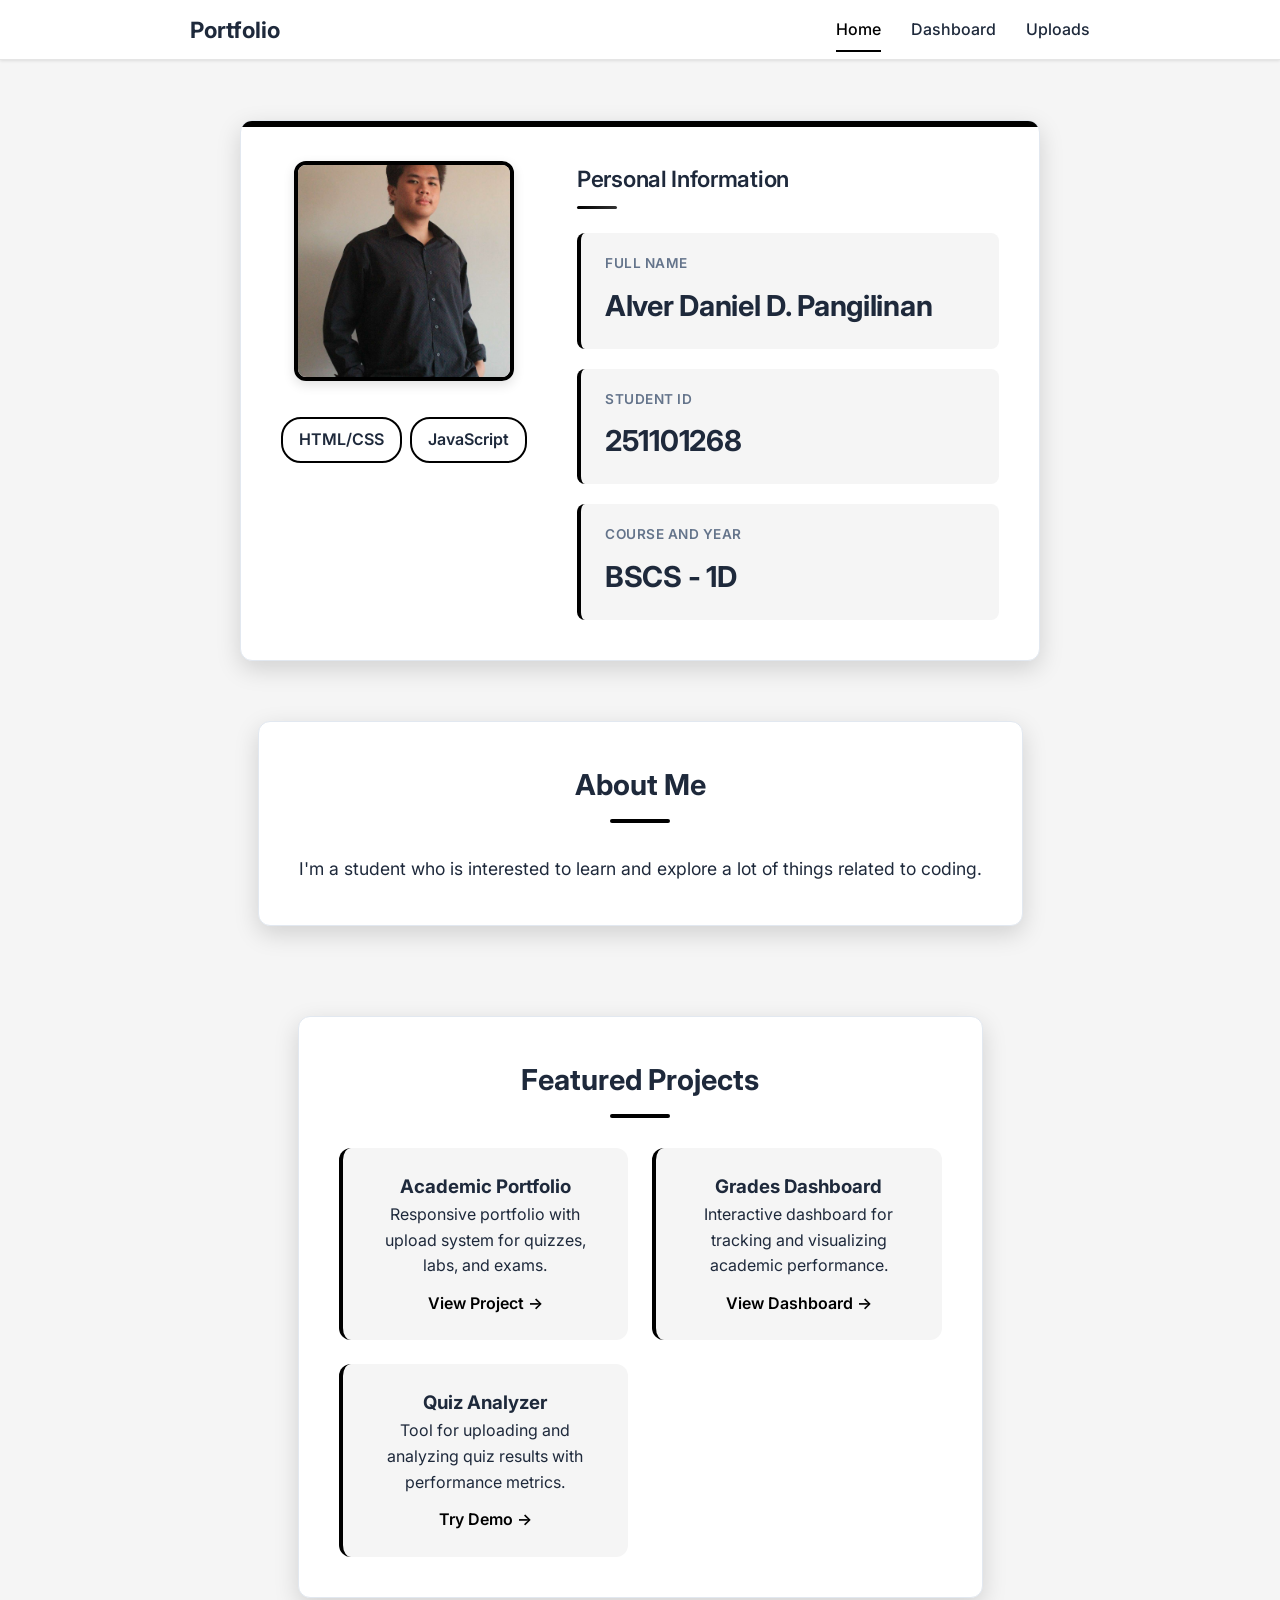
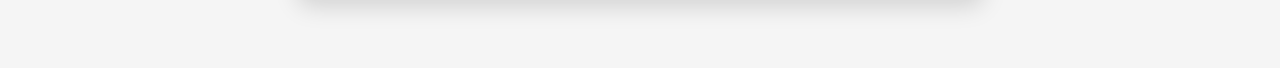
<file: index.html>
<!DOCTYPE html>
<html lang="en">
<head>
    <!-- Meta tags for character encoding and responsive viewport -->
    <meta charset="UTF-8">
    <meta name="viewport" content="width=device-width, initial-scale=1.0">
    <title>Student Profile | Academic Portfolio</title>
    <!-- Links external stylesheet and Google Fonts for Inter font family -->
    <link rel="stylesheet" href="styles.css">
    <link href="https://fonts.googleapis.com/css2?family=Inter:wght@300;400;500;600;700&display=swap" rel="stylesheet">
    <!-- Preconnect for faster Google Fonts loading -->
    <link rel="preconnect" href="https://fonts.googleapis.com">
    <link rel="preconnect" href="https://fonts.gstatic.com" crossorigin>
</head>
<body>
    <noscript>
        <div style="position:fixed;top:0;left:0;right:0;background:#ef4444;color:white;padding:1rem;text-align:center;z-index:9999;font-family:sans-serif;">
            JavaScript required for interactive features. Enable JS or use modern browser.
        </div>
    </noscript>
    <!-- Fixed top navigation bar with logo, menu links, dropdown for uploads, and mobile hamburger menu -->
    <nav class="top-nav">
        <div class="nav-container">
            <!-- Site logo linking back to home -->
            <a href="index.html" class="nav-logo">Portfolio</a>
            <!-- Main navigation menu -->
            <ul class="nav-menu">
                <li><a href="index.html" class="nav-link active">Home</a></li>
                <li><a href="dashboard.html" class="nav-link">Dashboard</a></li>
                <li class="dropdown">
                    <!-- Dropdown trigger for upload pages -->
                    <span class="nav-link dropdown-toggle">Uploads</span>
                    <!-- Hidden dropdown menu shown on hover -->
                    <ul class="dropdown-menu">
                        <li><a href="quiz-upload.html" class="dropdown-item">Quiz Upload</a></li>
                        <li><a href="lab-upload.html" class="dropdown-item">Lab Work Upload</a></li>
                        <li><a href="major-exam-upload.html" class="dropdown-item">Major Exam Upload</a></li>
                    </ul>
                </li>
            </ul>
            <!-- Mobile hamburger menu (3 lines, shows on small screens) -->
            <div class="hamburger">
                <span></span>
                <span></span>
                <span></span>
            </div>
        </div>
    </nav>

    <!-- Main content container with top padding for fixed nav -->
    <div class="container" style="padding-top: 80px;">
        <main class="profile-section">
            <!-- Primary profile card with two-column layout for photo and info -->
            <div class="profile-card">
                <div class="profile-layout">
                    <!-- Left column: Profile photo and skills tags -->
                    <div class="profile-photo-section">
                        <!-- Circular profile picture with fallback text "ID" if image fails to load -->
                        <div class="profile-picture large">
                            <!-- Profile image with onerror handler to show fallback -->
                            <img src="profile.JPG" alt="Profile Photo" onerror="this.parentNode.innerHTML=\'<span class=\\\"profile-fallback\\\">ID</span>\'; this.style.display=\'none\';">
                            <!-- Fallback text shown if image doesn't load -->
                            <span class="profile-fallback" style="display:none;">ID</span>
                        </div>
                        
                        <!-- Horizontal skill tags displayed as bordered pills below photo -->
                        <div class="skills-tags">
                            <div class="skill-item">
                                <div class="skill-name">HTML/CSS</div>
                            </div>
                            <div class="skill-item">
                                <div class="skill-name">JavaScript</div>
                            </div>

                        </div>
                    </div>
                    
                    <!-- Right column: Personal information display -->
                    <div class="profile-info-section">
                        <!-- Section header with underline accent -->
                        <h2>Personal Information</h2>
                        
                        <!-- Three static info cards for name, ID, and course -->
                        <div class="display-info">
                            <div class="display-item">
                                <span class="display-label">Full Name</span>
                                <span class="display-value large-text">Alver Daniel D. Pangilinan</span>
                            </div>
                            <div class="display-item">
                                <span class="display-label">Student ID</span>
                                <span class="display-value large-text">251101268</span>
                            </div>
                            <div class="display-item">
                                <span class="display-label">Course and Year</span>
                                <span class="display-value large-text">BSCS - 1D</span>
                            </div>
                        </div>
                    </div>
                </div>
            </div>
            
            <!-- About Me section with centered paragraph -->
            <div class="about-section">
                <h2 class="section-title">About Me</h2>
                <!-- Descriptive bio text centered with custom inline styles for typography -->
                <p style="text-align: center; font-size: 1.1rem; line-height: 1.8; color: var(--text-dark); max-width: 700px; margin: 0 auto;">
                    I'm a student who is interested to learn and explore a lot of things related to coding.
                </p>
            </div>

            <!-- Featured projects grid -->
            <div class="projects-section">
                <h2 class="section-title">Featured Projects</h2>
                <!-- Responsive grid of 3 project cards linking to other pages -->
                <div class="projects-grid">
                    <div class="project-card">
                        <h3>Academic Portfolio</h3>
                        <p>Responsive portfolio with upload system for quizzes, labs, and exams.</p>
                        <a href="#" class="project-link">View Project →</a>
                    </div>
                    <div class="project-card">
                        <h3>Grades Dashboard</h3>
                        <p>Interactive dashboard for tracking and visualizing academic performance.</p>
                        <a href="dashboard.html" class="project-link">View Dashboard →</a>
                    </div>
                    <div class="project-card">
                        <h3>Quiz Analyzer</h3>
                        <p>Tool for uploading and analyzing quiz results with performance metrics.</p>
                        <a href="quiz-upload.html" class="project-link">Try Demo →</a>
                    </div>
                </div>
            </div>
        </main>
    </div>
    <script>
        // Click-based dropdown for Uploads
        document.addEventListener('DOMContentLoaded', () => {
            const toggle = document.querySelector('.dropdown-toggle');
            const dropdown = document.querySelector('.dropdown');

            toggle.addEventListener('click', (e) => {
                e.stopPropagation();
                dropdown.classList.toggle('open');
            });

            // Close when clicking outside
            document.addEventListener('click', () => {
                dropdown.classList.remove('open');
            });

            // Mobile nav
            const ham = document.querySelector('.hamburger');
            const nav = document.querySelector('.nav-menu');
            if (ham && nav) {
                ham.onclick = () => {
                    nav.classList.toggle('mobile-open');
                    ham.classList.toggle('active');
                };
            }
            window.onresize = () => {
                if (window.innerWidth > 768 && nav) nav.classList.remove('mobile-open');
            };
        });
    </script>
</body>
</html>
</file>
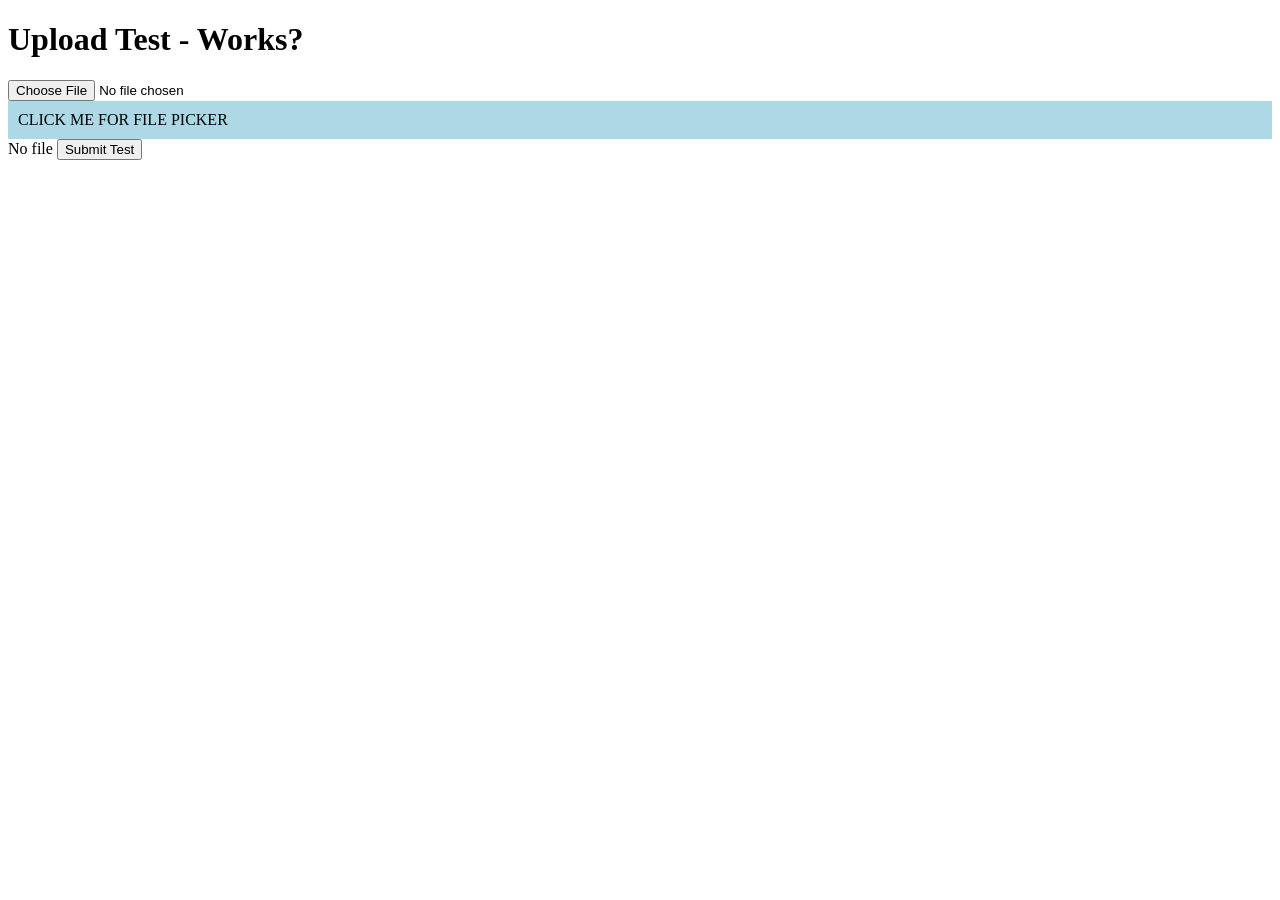
<file: simple-upload-test.html>
<!DOCTYPE html>
<html>
<head>
<title>Simple Upload Test</title>
</head>
<body>
<h1>Upload Test - Works?</h1>
<form onsubmit="event.preventDefault(); alert('Form captured!'); return false;">
  <input type="file" id="test" accept="image/*">
  <label for="test" style="background:lightblue;padding:10px;display:block;">CLICK ME FOR FILE PICKER</label>
  <span id="filename">No file</span>
  <img id="preview" style="max-width:300px;display:none;">
  <button type="submit">Submit Test</button>
</form>

<script>
document.getElementById('test').onchange = function(e) {
  const file = e.target.files[0];
  document.getElementById('filename').textContent = file ? file.name : 'No file';
  if (file) {
    const reader = new FileReader();
    reader.onload = ev => {
      document.getElementById('preview').src = ev.target.result;
      document.getElementById('preview').style.display = 'block';
    };
    reader.readAsDataURL(file);
  }
};
console.log('Simple test loaded');
</script>
</body>
</html>
</file>
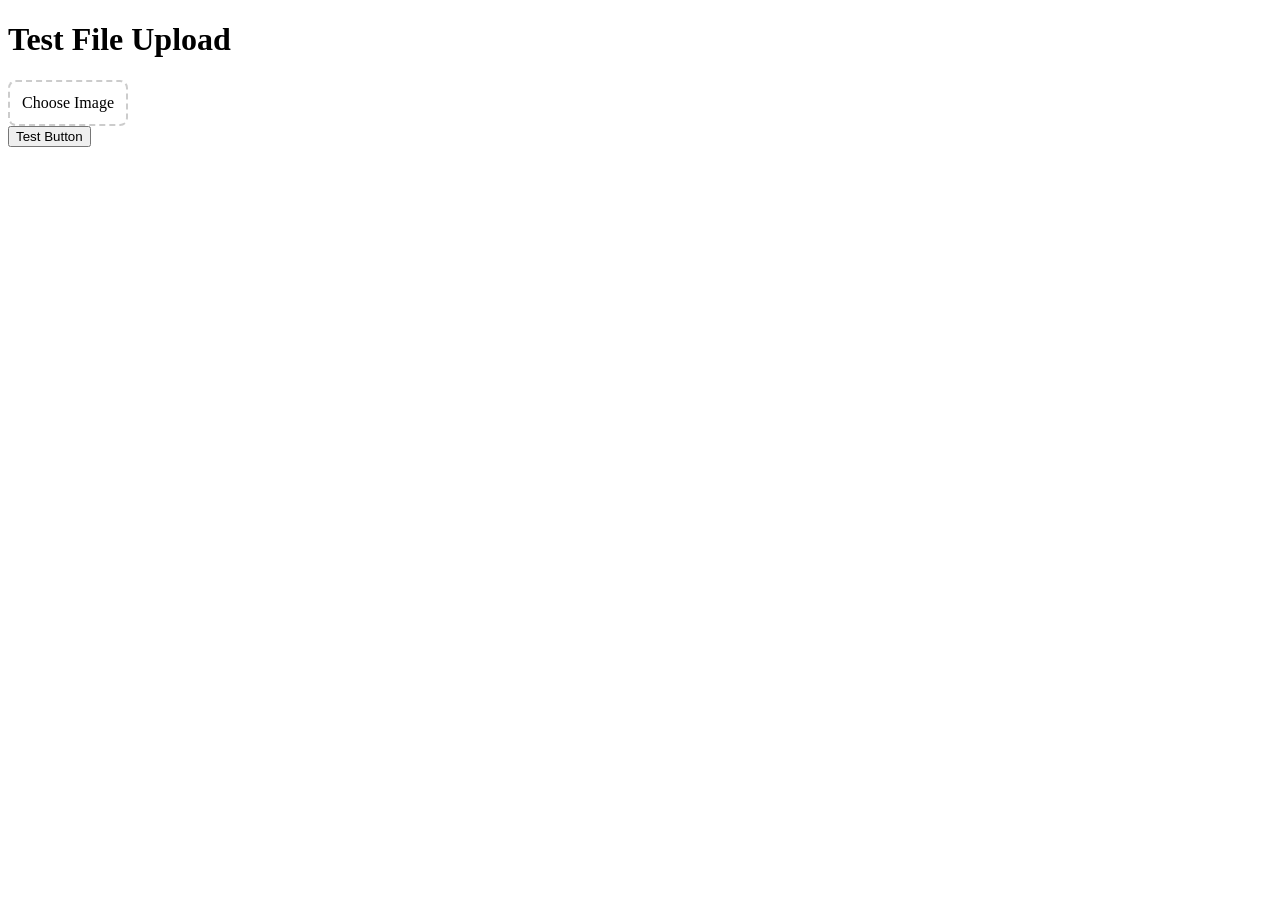
<file: test-upload.html>
<!DOCTYPE html>
<html>
<head>
<title>Test Upload</title>

<style>
.file-upload-wrapper {display: flex;align-items: center,gap: 12px;}
.file-input-visible {display: none;}
.file-upload-btn {padding: 12px;border: 2px dashed #ccc;border-radius: 8px;cursor: pointer;}
.file-name {color: #666;}
.preview-img {max-height:200px;max-width:300px;border-radius:8px;margin-top:10px;display:none;border:1px solid #ccc;}
</style>

<script>
function setupFilePreview(id) {
  const input = document.getElementById(id);
  const fileName = document.querySelector('#' + id + ' ~ .file-name');
  const previewId = id + 'Preview';
  let preview = document.getElementById(previewId);
  if (!preview) {
    preview = document.createElement('img');
    preview.id = previewId;
    preview.className = 'preview-img';
    input.parentNode.appendChild(preview);
  }
  input.onchange = (e) => {
    const file = e.target.files[0];
    if (file) {
      fileName.textContent = file.name;
      const reader = new FileReader();
      reader.onload = (ev) => {
        preview.src = ev.target.result;
        preview.style.display = 'block';
      };
      reader.readAsDataURL(file);
    } else {
      fileName.textContent = 'No file chosen';
      preview.style.display = 'none';
    }
  };
}
</script>
</head>
<body>
<h1>Test File Upload</h1>
<div class="file-upload-wrapper">
  <input type="file" id="testFile" class="file-input-visible" accept="image/*">
  <label for="testFile" class="file-upload-btn">Choose Image</label>
  </div>
<button onclick="console.log('Button works')">Test Button</button>

</body>
</html>
</file>
<file: styles.css>
/* Tech/Corporate Student Portfolio Styles - Complete commented stylesheet */

/* Import Google Fonts for Inter font family with multiple weights for typography hierarchy */
@import url('https://fonts.googleapis.com/css2?family=Inter:wght@300;400;500;600;700&display=swap');

/* Universal reset and box-sizing for consistent layout calculations */
* {
    margin: 0;
    padding: 0;
    box-sizing: border-box;
}

/* CSS Custom Properties (variables) for consistent theming and easy maintenance */
:root {
    --primary-dark: #1e293b;        /* Main dark text and accent color */
    --nav-height: 60px;             /* Fixed height for navigation bar */
    --nav-bg: #ffffff;              /* Navigation background */
    --nav-border: #e5e5e5;          /* Navigation bottom border */

--primary-blue: #000000;        /* Primary accent color (used for borders, underlines) - black for B&W */
    --accent-cyan: #333333;         /* Secondary hover accent - dark gray */
    --accent-purple: #666666;       /* Purple accent for specific sections - gray */
--success: #000000;             /* Success state color - black */
    --warning: #333333;             /* Warning state color - dark gray */
    --danger: #666666;              /* Danger/error color - gray */
    --bg-light: #f5f5f5;            /* Light background color for cards */
    --bg-dark: #1e293b;             /* Dark background */
    --text-dark: #1e293b;           /* Primary text color */
    --text-muted: #64748b;          /* Secondary/muted text */
    --border-color: #e2e8f0;        /* General borders */
    --card-bg: #ffffff;             /* Card backgrounds */
    --shadow-sm: 0 1px 3px rgba(0, 0, 0, 0.1);     /* Small shadow for subtle elevation */
    --shadow-md: 0 4px 12px rgba(0, 0, 0, 0.12);   /* Medium shadow */
    --shadow-lg: 0 8px 24px rgba(0, 0, 0, 0.15);   /* Large shadow for prominent cards */
}

.profile-fallback {
    font-size: 3.5rem;
    color: var(--text-muted);
    font-weight: 200;
    z-index: 1;
}

/* Base body styling with font family fallback chain and light background */
body {
    font-family: 'Inter', -apple-system, BlinkMacSystemFont, 'Segoe UI', sans-serif;
    background: #f5f5f5;
    min-height: 100vh;
    padding: 40px 20px;
    color: var(--text-dark);
    line-height: 1.6;
}

/* Main content container - centers content with max-width constraint */
.container {
    max-width: 900px;
    margin: 0 auto;
}

/* Header styling - centered with bottom accent underline */
header {
    text-align: center;
    margin-bottom: 40px;
    position: relative;
}

header h1 {
    color: var(--primary-dark);
    font-size: 2.5rem;
    font-weight: 700;
    letter-spacing: -0.5px;
    position: relative;
    display: inline-block;
    padding-bottom: 12px;
}

/* Decorative underline accent below header using ::after pseudo-element */
header h1::after {
    content: '';
    position: absolute;
    bottom: 0;
    left: 50%;
    width: 80px;
    height: 4px;
    background: var(--primary-blue);
    border-radius: 2px;
}

/* Container for back button - left-aligned with margin */
.back-button-container {
    display: flex;
    justify-content: flex-start;
    margin-bottom: 24px;
}

/* Back button styling with icon, border, and hover effects */
.back-btn {
    display: inline-flex;
    align-items: center;
    gap: 8px;
    background: white;
    color: var(--primary-dark);
    padding: 12px 24px;
    border-radius: 8px;
    text-decoration: none;
    font-weight: 600;
    border: 2px solid var(--border-color);
    font-size: 0.9rem;
    letter-spacing: 0.3px;
    box-shadow: var(--shadow-sm);
}

.back-btn:hover {
    background: var(--primary-dark);
    color: white;
    border-color: var(--primary-dark);
}

/* Fixed top navigation bar styling */
.top-nav {
    position: fixed;
    top: 0;
    left: 0;
    right: 0;
    height: var(--nav-height);
    background: var(--nav-bg);
    border-bottom: 1px solid var(--nav-border);
    box-shadow: var(--shadow-sm);
    z-index: 1000;
    padding: 0 20px;
    display: flex;
    align-items: center;
    font-weight: 600;
}

/* Navigation container - centers content and handles layout */
.nav-container {
    max-width: 900px;
    margin: 0 auto;
    width: 100%;
    display: flex;
    justify-content: space-between;
    align-items: center;
}

/* Logo link styling */
.nav-logo {
    font-size: 1.4rem;
    font-weight: 700;
    color: var(--primary-dark);
    text-decoration: none;
}

/* Main navigation menu - flex list with gaps */
.nav-menu {
    display: flex;
    list-style: none;
    gap: 30px;
    align-items: center;
}

/* Individual nav links with underline animation on hover */
.nav-link {
    color: var(--text-dark);
    text-decoration: none;
    font-weight: 500;
    padding: 8px 0;
    position: relative;
    transition: color 0.3s;
}

.nav-link:hover,
.nav-link.active {
    color: var(--primary-blue);
}

/* Animated underline effect using ::after pseudo-element */
.nav-link::after {
    content: '';
    position: absolute;
    bottom: -5px;
    left: 0;
    width: 0;
    height: 2px;
    background: var(--primary-blue);
    transition: width 0.3s;
}

.nav-link:hover::after,
.nav-link.active::after {
    width: 100%;
}

/* Dropdown container positioning */
.dropdown {
    position: relative;
}

.dropdown-toggle {
    cursor: pointer;
}

/* Dropdown menu - positioned absolutely, hidden by default with transition */
.dropdown-menu {
    position: absolute;
    top: 100%;
    right: 0;
    background: var(--card-bg);
    border: 1px solid var(--border-color);
    border-radius: 8px;
    min-width: 180px;
    box-shadow: var(--shadow-lg);
    opacity: 0;
    visibility: hidden;
    transform: translateY(-10px);
    transition: all 0.3s;
    list-style: none;
    padding: 8px 0;
}

/* Show dropdown on click (class added by JS) */
.dropdown.open .dropdown-menu {
    opacity: 1;
    visibility: visible;
    transform: translateY(0);
}

/* Individual dropdown items */
.dropdown-item {
    padding: 12px 20px;
    color: var(--text-dark);
    text-decoration: none;
    display: block;
    font-weight: 500;
}

.dropdown-item:hover {
    background: var(--bg-light);
    color: var(--primary-blue);
}

/* Mobile hamburger menu - hidden on desktop */
.hamburger {
    display: none;
    flex-direction: column;
    gap: 4px;
    cursor: pointer;
}

/* Individual hamburger lines with transition for animation */
.hamburger span {
    width: 25px;
    height: 3px;
    background: var(--primary-dark);
    transition: 0.3s;
}

/* Profile main section layout */
.profile-section {
    display: flex;
    flex-direction: column;
    align-items: center;
    gap: 30px;
}

/* Main profile card container */
.profile-card {
    background: var(--card-bg);
    border-radius: 12px;
    padding: 40px;
    width: 100%;
    max-width: 800px;
    box-shadow: var(--shadow-lg);
    border: 1px solid var(--border-color);
    position: relative;
    overflow: hidden;
}

/* Top accent bar using ::before pseudo-element */
.profile-card::before {
    content: '';
    position: absolute;
    top: 0;
    left: 0;
    right: 0;
    height: 6px;
    background: var(--primary-blue);
}

/* Two-column profile layout (photo left, info right) */
.profile-layout {
    display: flex;
    gap: 50px;
    align-items: flex-start;
}

/* Left photo section container */
.profile-photo-section {
    display: flex;
    flex-direction: column;
    align-items: center;
    gap: 24px;
    flex-shrink: 0;
}

/* Skills tags container under photo - flex wrap for responsive layout */
.skills-tags {
    display: flex;
    flex-wrap: wrap;
    gap: 8px;
    justify-content: center;
    max-width: 280px;
    padding: 12px 0;
}

/* Profile picture styling with hover effects and fallback support */
.profile-picture {
    width: 220px;
    height: 220px;
    border-radius: 12px;
    background: transparent;
    display: flex;
    align-items: center;
    justify-content: center;
    overflow: hidden;
    border: 4px solid var(--primary-blue);
    cursor: pointer;
    box-shadow: var(--shadow-md);
    position: relative;
}

/* Hover effect for profile picture */
.profile-picture:hover {
    border-color: var(--accent-cyan);
    box-shadow: var(--shadow-lg);
}

/* Fallback text styling inside profile picture */
.profile-picture span {
    font-size: 4rem;
    color: var(--text-muted);
    font-weight: 300;
    position: absolute;
}

/* Profile image positioning inside picture container */
.profile-picture img {
    width: 100%;
    height: 100%;
    object-fit: cover;
    position: absolute;
    top: 0;
    left: 0;
    display: block;
}

/* Right info section - flexible width */
.profile-info-section {
    flex: 1;
    min-width: 0;
}

/* Info section header with accent underline */
.profile-info-section h2 {
    color: var(--primary-dark);
    font-size: 1.4rem;
    font-weight: 600;
    margin-bottom: 24px;
    letter-spacing: -0.3px;
    position: relative;
    padding-bottom: 12px;
}

/* Gradient underline for info header */
.profile-info-section h2::after {
    content: '';
    position: absolute;
    bottom: 0;
    left: 0;
    width: 40px;
    height: 3px;
    background: linear-gradient(90deg, var(--primary-blue), var(--accent-cyan));
    border-radius: 2px;
}

/* Container for display info cards */
.display-info {
    display: flex;
    flex-direction: column;
    gap: 20px;
}

/* Individual info card styling */
.display-item {
    display: flex;
    flex-direction: column;
    gap: 8px;
    padding: 20px 24px;
    background: var(--bg-light);
    border-radius: 8px;
    border-left: 4px solid var(--primary-blue);
}

/* Hover effect for info cards */
.display-item:hover {
    background: var(--bg-light);
    border-left-color: var(--accent-cyan);
}

/* Info labels styling */
.display-label {
    color: var(--text-muted);
    font-size: 0.85rem;
    font-weight: 600;
    letter-spacing: 0.5px;
    text-transform: uppercase;
}

/* Info values styling */
.display-value {
    color: var(--primary-dark);
    font-size: 1.3rem;
    font-weight: 700;
}

/* Large prominent values */
.display-value.large-text {
    font-size: 1.8rem;
    font-weight: 700;
    letter-spacing: -0.3px;
}

/* Icon button styling */
.btn-icon {
    font-size: 1.1rem;
    display: inline-block;
}

/* Form section icons */
.form-icon {
    font-size: 1.3rem;
    margin-right: 8px;
}

/* Label accent dots */
.label-dot {
    color: var(--primary-blue);
    font-size: 0.5rem;
    margin-right: 6px;
}

/* Action buttons container */
.action-buttons {
    display: flex;
    gap: 16px;
    flex-wrap: wrap;
    justify-content: center;
    margin-top: 10px;
}

/* Navigation/action buttons */
.nav-btn {
    padding: 16px 36px;
    border-radius: 8px;
    text-decoration: none;
    font-size: 1rem;
    font-weight: 600;
    display: inline-flex;
    align-items: center;
    gap: 10px;
    letter-spacing: 0.3px;
    font-family: 'Inter', sans-serif;
}

/* Grades button specific styling */

/* No .grades-btn - unified with .add-btn/nav-btn/back-btn B&W */


.grades-btn:hover {
    background: var(--primary-blue);
}

/* Grades/dashboard section layout */
.grades-section {
    display: flex;
    flex-direction: column;
    gap: 30px;
}

/* Add task/upload form styling */
.add-task-form {
    background: var(--card-bg);
    border-radius: 12px;
    padding: 36px;
    box-shadow: var(--shadow-lg);
    border: 1px solid var(--border-color);
    position: relative;
    overflow: hidden;
}

/* Top accent bar for forms */
.add-task-form::before {
    content: '';
    position: absolute;
    top: 0;
    left: 0;
    right: 0;
    height: 5px;
    background: var(--accent-purple);
}

/* Form hover effect (empty for now) */
.add-task-form:hover {
}

/* Form headers with accent underline */
.add-task-form h3 {
    color: var(--primary-dark);
    margin-bottom: 28px;
    font-size: 1.3rem;
    font-weight: 600;
    position: relative;
    display: inline-flex;
    align-items: center;
    letter-spacing: -0.3px;
}

/* Underline accent for form headers */
.add-task-form h3::after {
    content: '';
    display: block;
    width: 50px;
    height: 3px;
    background: var(--accent-purple);
    margin-top: 10px;
    border-radius: 2px;
}

/* Two-column form layout */
.form-row {
    display: flex;
    gap: 20px;
    flex-wrap: wrap;
}

/* Individual form input groups */
.input-group {
    display: flex;
    flex-direction: column;
    gap: 10px;
}

/* Full-width input groups */
.input-group.full-width {
    width: 100%;
    margin-top: 8px;
}

/* Form labels with accent dots */
.input-group label {
    color: var(--text-muted);
    font-weight: 600;
    font-size: 0.85rem;
    letter-spacing: 0.5px;
    text-transform: uppercase;
    display: flex;
    align-items: center;
}

/* Form input fields styling */
.input-group input[type="text"],
.input-group input[type="number"] {
    padding: 14px 18px;
    border: 2px solid var(--border-color);
    border-radius: 8px;
    font-size: 1rem;
    background: #f8fafc;
    font-family: 'Inter', sans-serif;
    color: var(--text-dark);
}

/* Input focus states */
.input-group input[type="text"]:focus,
.input-group input[type="number"]:focus {
    outline: none;
    border-color: var(--primary-blue);
    background: white;
}

/* Placeholder text styling */
.input-group input::placeholder {
    color: var(--text-muted);
}

/* File upload wrapper */
.file-upload-wrapper {
    display: flex;
    align-items: center;
    gap: 12px;
    flex-wrap: wrap;
}

/* File inputs - VISIBLE for testing */
.file-input-visible {
    display: block !important;
    position: static !important;
    opacity: 1 !important;
    width: auto !important;
    height: auto !important;
    margin-right: 10px;
}
.file-upload-btn {
    cursor: pointer;
}


/* Styled file upload button with dashed border */
.file-upload-btn {
    background: var(--bg-light);
    color: var(--text-dark);
    padding: 12px 24px;
    border: 2px dashed var(--border-color);
    border-radius: 8px;
    cursor: pointer;
    font-size: 0.9rem;
    font-weight: 600;
    display: flex;
    align-items: center;
    gap: 8px;
}

/* File upload button hover */
.file-upload-btn:hover {
    border-color: var(--primary-blue);
    background: var(--bg-light);
    border-style: solid;
}

/* Upload icon sizing */
.upload-icon {
    font-size: 1.2rem;
}

/* File name display text */
.file-name {
    color: var(--text-muted);
    font-size: 0.85rem;
    font-weight: 500;
}

/* Primary action buttons (Add/Submit) */

.add-btn, .nav-btn, .back-btn {
    background: #000;
    color: #fff;
    border: 2px solid #000;
    border-radius: 8px;
    font-size: 1rem;
    font-weight: 600;
    cursor: pointer;
    letter-spacing: 0.5px;
    font-family: 'Inter', sans-serif;
    margin-top: 28px;
    display: inline-flex;
    align-items: center;
    gap: 10px;
    padding: 16px 36px;
    text-decoration: none;
    box-shadow: none;
}
.add-btn:hover, .nav-btn:hover, .back-btn:hover {
    background: #fff;
    color: #000;
}


/* Add button hover state */
.add-btn:hover {
    background: var(--accent-cyan);
}

/* Section containers (about, skills, projects, grades) */
.about-section,
.skills-section,
.projects-section {
    background: var(--card-bg);
    border-radius: 12px;
    padding: 40px;
    margin: 30px 0;
    box-shadow: var(--shadow-lg);
    border: 1px solid var(--border-color);
}

/* Section title styling with centered underline */
.section-title {
    color: var(--primary-dark);
    font-size: 1.8rem;
    font-weight: 700;
    margin-bottom: 30px;
    text-align: center;
    position: relative;
    padding-bottom: 15px;
}

/* Section title underline accent */
.section-title::after {
    content: '';
    position: absolute;
    bottom: 0;
    left: 50%;
    transform: translateX(-50%);
    width: 60px;
    height: 4px;
    background: var(--primary-blue);
    border-radius: 2px;
}

/* Skills grid layout (now also used for tags) */
.skills-grid {
    display: flex;
    flex-wrap: wrap;
    gap: 16px;
    justify-content: center;
    list-style: none;
    padding: 0;
}

/* Projects responsive grid */
.projects-grid {
    display: grid;
    grid-template-columns: repeat(auto-fill, minmax(280px, 1fr));
    gap: 24px;
}

/* Skill badge styling - fitted text borders with hover fill effect */
.skill-item {
    padding: 8px 16px;
    border-radius: 20px;
    text-align: center;
    border: 2px solid var(--primary-blue);
    flex: 0 0 auto;
    transition: all 0.3s;
    background: transparent;
    white-space: nowrap;
}

/* Skill badge hover - fills background and changes text color */
.skill-item:hover {
    background: var(--primary-blue);
    color: white;
}

/* Project card styling */
.project-card {
    background: var(--bg-light);
    padding: 24px;
    border-radius: 12px;
    border-left: 4px solid var(--primary-blue);
    text-align: center;
    transition: all 0.3s;
}

/* Hover effects for cards and badges */
.skill-item:hover,
.project-card:hover {
    box-shadow: var(--shadow-md);
    border-left-color: var(--accent-cyan);
}

/* Additional skill hover (conflicting, but preserved for compatibility) */
.skill-item:hover {
    background: var(--bg-light);
}

/* Skill/project name typography */
.skill-name {
    font-weight: 600;
    font-size: 1rem;
    color: var(--primary-dark);
}

/* Project links styling */
.project-link {
    color: var(--primary-blue);
    text-decoration: none;
    font-weight: 600;
    margin-top: 12px;
    display: inline-block;
}

/* Project link hover underline */
.project-link:hover {
    text-decoration: underline;
}

/* Grades grid responsive layout */
.grades-grid {
    display: grid;
    grid-template-columns: repeat(auto-fill, minmax(300px, 1fr));
    gap: 24px;
}

/* Task/grade card styling */
.task-card {
    background: var(--card-bg);
    border-radius: 12px;
    padding: 28px;
    box-shadow: var(--shadow-md);
    position: relative;
    overflow: hidden;
    border: 1px solid var(--border-color);
}

/* Left accent bar for task cards */
.task-card::before {
    content: '';
    position: absolute;
    top: 0;
    left: 0;
    width: 5px;
    height: 100%;
    background: var(--primary-blue);
}

/* Task card hover elevation */
.task-card:hover {
    box-shadow: var(--shadow-lg);
    border-color: var(--primary-blue);
}

/* Task image container */
.task-image {
    width: 100%;
    height: 140px;
    object-fit: cover;
    border-radius: 8px;
    margin-bottom: 18px;
    background: linear-gradient(135deg, #f1f5f9 0%, #e2e8f0 100%);
}

/* Task title styling */
.task-name {
    color: var(--primary-dark);
    font-size: 1.15rem;
    font-weight: 700;
    margin-bottom: 18px;
    letter-spacing: -0.3px;
}

/* Score bar container */
.task-score {
    display: flex;
    align-items: center;
    gap: 14px;
    margin-bottom: 18px;
}

/* Progress bar background */
.score-bar {
    flex: 1;
    height: 10px;
    background: #e2e8f0;
    border-radius: 5px;
    overflow: hidden;
    position: relative;
}

/* Score bar empty state */
.score-bar::before {
    content: '';
}

/* Score fill bar */
.score-fill {
    height: 100%;
    border-radius: 5px;
}

/* Score fill gradient for excellent grades */
.score-fill.excellent {
    background: linear-gradient(90deg, #10b981, #34d399);
}

/* Score fill gradient for good grades */
.score-fill.good {
    background: linear-gradient(90deg, #3b82f6, #60a5fa);
}

/* Score fill gradient for average grades */
.score-fill.average {
    background: linear-gradient(90deg, #f59e0b, #fbbf24);
}

/* Score fill gradient for low grades */
.score-fill.low {
    background: linear-gradient(90deg, #ef4444, #f87171);
}

/* Score text display */
.score-text {
    font-weight: 700;
    min-width: 65px;
    font-size: 0.95rem;
    color: var(--text-muted);
}

/* Delete button styling with danger theme */
.delete-btn {
    background: white;
    color: var(--danger);
    border: 2px solid var(--danger);
    padding: 12px 20px;
    border-radius: 8px;
    cursor: pointer;
    font-size: 0.8rem;
    font-weight: 700;
    width: 100%;
    letter-spacing: 0.5px;
    text-transform: uppercase;
    font-family: 'Inter', sans-serif;
    display: flex;
    align-items: center;
    justify-content: center;
    gap: 8px;
}

/* Delete button - X close */
.delete-btn {
    position: absolute;
    top: 8px;
    right: 8px;
    width: 24px;
    height: 24px;
    border: 2px solid #ef4444;
    background: white;
    border-radius: 50%;
    color: #ef4444;
    font-size: 12px;
    font-weight: bold;
    cursor: pointer;
    display: flex;
    align-items: center;
    justify-content: center;
    line-height: 1;
}
.delete-btn:hover {
    background: #ef4444;
    color: white;
}

/* Upload success styling */
.file-upload-wrapper.success {
  border-color: #10b981;
  background: rgba(16, 185, 129, 0.1);
}
.add-btn:disabled {
  background: #10b981 !important;
  border-color: #10b981 !important;
}

/* Tablet responsive adjustments */
@media (max-width: 768px) {
    /* Stack profile columns vertically on tablet */
    .profile-layout {
        flex-direction: column;
        align-items: center;
        gap: 30px;
    }
    
    /* Center info section content on tablet */
    .profile-info-section {
        width: 100%;
        text-align: center;
    }
    
    /* Center info header underline on tablet */
    .profile-info-section h2::after {
        left: 50%;
        transform: translateX(-50%);
    }
    
    /* Left-align display items on tablet */
    .display-item {
        text-align: left;
    }
    
    /* Smaller header on tablet */
    header h1 {
        font-size: 1.8rem;
    }
    
    /* Stack form rows vertically */
    .form-row {
        flex-direction: column;
    }
    
    /* Single column grades grid on tablet */
    .grades-grid {
        grid-template-columns: 1fr;
    }
}

/* Mobile navigation adjustments */
@media (max-width: 768px) {
    /* Reduce nav padding on mobile */
    .top-nav {
        padding: 0 16px;
    }

    /* Hide desktop menu on mobile, show when mobile-open */
    .nav-menu {
        display: none;
    }
    .nav-menu.mobile-open {
        display: flex;
        flex-direction: column;
        position: absolute;
        top: var(--nav-height);
        left: 0;
        right: 0;
        background: var(--nav-bg);
        border-top: 1px solid var(--nav-border);
        padding: 20px 0;
        box-shadow: var(--shadow-md);
    }
    .nav-menu.mobile-open .dropdown-menu {
        position: static;
        box-shadow: none;
        border: none;
        opacity: 1;
        visibility: visible;
        transform: none;
    }
    .nav-menu.mobile-open .nav-link {
        padding: 12px 20px;
        border-bottom: 1px solid var(--bg-light);
    }

    /* Hamburger active state */
    .hamburger.active span:nth-child(1) {
        transform: rotate(-45deg) translate(-5px, 6px);
    }
    .hamburger.active span:nth-child(2) {
        opacity: 0;
    }
    .hamburger.active span:nth-child(3) {
        transform: rotate(45deg) translate(-5px, -6px);
    }

    /* Show hamburger on mobile */
    .hamburger {
        display: flex;
    }

    /* Add top padding to content for fixed nav */
    .container {
        padding-top: var(--nav-height);
    }

    /* Account for nav height in sections */
    .profile-section,
    .grades-section {
        padding-top: var(--nav-height);
    }
}

/* Phone responsive adjustments */
@media (max-width: 480px) {
    /* Reduce body padding on phone */
    body {
        padding: 20px 16px;
    }
    
    /* Smaller profile picture on phone */
    .profile-picture {
        width: 180px;
        height: 180px;
    }
    
    /* Reduce card padding on phone */
    .profile-card {
        padding: 24px;
    }
    
    /* Smaller large values on phone */
    .display-value.large-text {
        font-size: 1.4rem;
    }
    
    /* Reduce form padding on phone */
    .add-task-form {
        padding: 24px;
    }
}

/* Animations section - all entrance animations removed */
.profile-card,
.add-task-form,
.task-card,
.about-section,
.skills-section,
.projects-section {
}

.top-nav {
}
</file>
